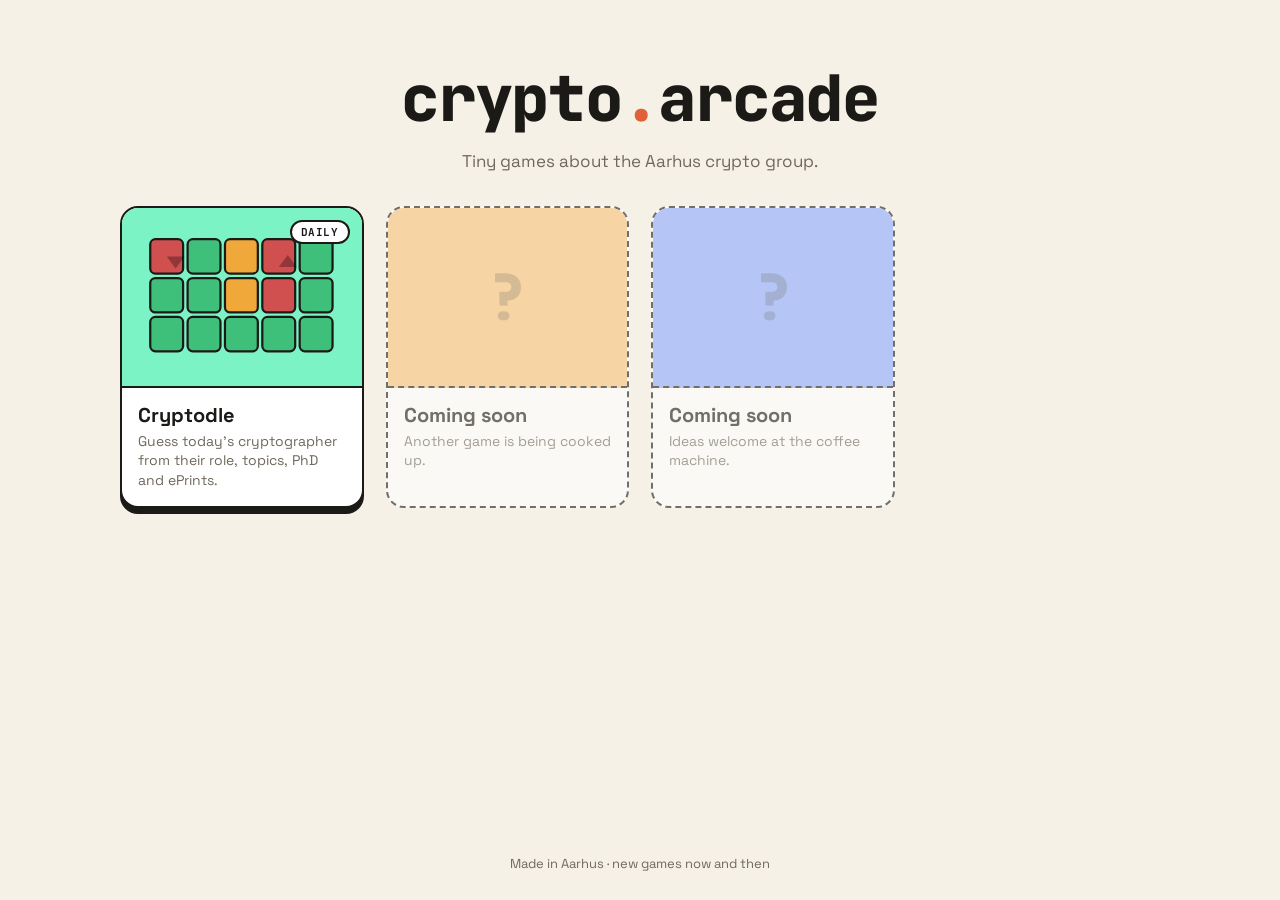
<file: index.html>
<!doctype html>
<html lang="en">
<head>
<meta charset="utf-8">
<meta name="viewport" content="width=device-width, initial-scale=1">
<title>Crypto Arcade</title>
<meta name="description" content="Small browser games about the Aarhus crypto group.">
<link rel="icon" href="data:image/svg+xml,<svg xmlns='http://www.w3.org/2000/svg' viewBox='0 0 100 100'><text y='.9em' font-size='90'>🕹️</text></svg>">
<link rel="preconnect" href="https://fonts.googleapis.com">
<link rel="preconnect" href="https://fonts.gstatic.com" crossorigin>
<link href="https://fonts.googleapis.com/css2?family=JetBrains+Mono:wght@700;800&family=Space+Grotesk:wght@400;500;600;700&display=swap" rel="stylesheet">
<style>
  :root {
    --bg: #f6f1e7;
    --ink: #1c1a17;
    --muted: #6f685d;
    --card-radius: 18px;
  }
  * { box-sizing: border-box; }
  html, body { margin: 0; }
  body {
    background: var(--bg);
    color: var(--ink);
    font-family: "Space Grotesk", system-ui, sans-serif;
    min-height: 100vh;
    display: flex; flex-direction: column; align-items: center;
    padding: 0 16px;
  }
  header { text-align: center; padding: 56px 0 34px; }
  h1 {
    margin: 0; font-family: "JetBrains Mono", monospace; font-weight: 800;
    font-size: clamp(38px, 9vw, 64px); letter-spacing: -.02em;
  }
  h1 span { color: #e0603a; }
  .sub { margin: 10px 0 0; color: var(--muted); font-size: 17px; }

  .grid {
    width: 100%; max-width: 1040px;
    display: grid; gap: 22px;
    grid-template-columns: repeat(auto-fill, minmax(230px, 1fr));
  }
  .card {
    position: relative; display: flex; flex-direction: column;
    border-radius: var(--card-radius); overflow: hidden; text-decoration: none; color: inherit;
    background: #fff; border: 2px solid var(--ink);
    box-shadow: 0 6px 0 var(--ink);
    transition: transform .15s ease, box-shadow .15s ease;
  }
  a.card:hover { transform: translateY(-4px); box-shadow: 0 10px 0 var(--ink); }
  a.card:active { transform: translateY(3px); box-shadow: 0 3px 0 var(--ink); }
  .art {
    aspect-ratio: 4 / 3; display: grid; place-items: center;
    border-bottom: 2px solid var(--ink); overflow: hidden;
  }
  .art svg { width: 78%; height: auto; }
  .label { padding: 14px 16px 16px; }
  .label h2 { margin: 0 0 4px; font-size: 20px; font-weight: 700; }
  .label p { margin: 0; color: var(--muted); font-size: 14px; line-height: 1.4; }
  .badge {
    position: absolute; top: 12px; right: 12px; z-index: 1;
    font: 700 11px "JetBrains Mono", monospace; letter-spacing: .05em; text-transform: uppercase;
    background: #fff; border: 2px solid var(--ink); border-radius: 999px; padding: 3px 9px;
  }
  .card.soon { opacity: .6; border-style: dashed; box-shadow: none; }
  .card.soon .art { border-bottom-style: dashed; }
  .card.soon .q { font: 800 64px "JetBrains Mono", monospace; color: rgba(28,26,23,.25); }

  footer { margin-top: auto; padding: 48px 0 28px; color: var(--muted); font-size: 13px; text-align: center; }
</style>
</head>
<body>
<header>
  <h1>crypto<span>.</span>arcade</h1>
  <p class="sub">Tiny games about the Aarhus crypto group.</p>
</header>

<main class="grid" id="grid"></main>

<footer>Made in Aarhus · new games now and then</footer>

<script>
/* ---------------------------------------------------------------------------
   Liste des jeux. Pour en ajouter un : crée son dossier (ex. "monjeu/index.html")
   puis ajoute une entrée ici. Sans "href", la carte s'affiche en « Coming soon ».
--------------------------------------------------------------------------- */
const GAMES = [
  {
    title: "Cryptodle",
    text: "Guess today's cryptographer from their role, topics, PhD and ePrints.",
    href: "cryptodle/",
    color: "#7cf3c4",
    badge: "Daily",
    art: "cryptodle",
  },
  { title: "Coming soon", text: "Another game is being cooked up.", color: "#f6c177" },
  { title: "Coming soon", text: "Ideas welcome at the coffee machine.", color: "#8aa8ff" },
];

const ART = {
  // petite grille de cases façon Cryptodle
  cryptodle: (() => {
    const rows = [
      ["#d04f4f", "#3fc07a", "#f0a83a", "#d04f4f", "#3fc07a"],
      ["#3fc07a", "#3fc07a", "#f0a83a", "#d04f4f", "#3fc07a"],
      ["#3fc07a", "#3fc07a", "#3fc07a", "#3fc07a", "#3fc07a"],
    ];
    let s = '<svg viewBox="0 0 250 160" aria-hidden="true">';
    rows.forEach((r, y) => r.forEach((c, x) => {
      s += `<rect x="${x * 50 + 3}" y="${y * 52 + 3}" width="44" height="46" rx="7" fill="${c}" stroke="#1c1a17" stroke-width="3"/>`;
    }));
    s += '<path d="M175 40 l12 -16 l12 16 z" fill="rgba(0,0,0,.3)"/>';
    s += '<path d="M25 30 l12 16 l12 -16 z" fill="rgba(0,0,0,.3)" transform="translate(0,-4)"/>';
    return s + "</svg>";
  })(),
};

const grid = document.getElementById("grid");
for (const g of GAMES) {
  const card = document.createElement(g.href ? "a" : "div");
  card.className = "card" + (g.href ? "" : " soon");
  if (g.href) card.href = g.href;
  card.innerHTML = `
    ${g.badge ? `<span class="badge">${g.badge}</span>` : ""}
    <div class="art" style="background:${g.color}">${g.art && ART[g.art] ? ART[g.art] : '<span class="q">?</span>'}</div>
    <div class="label"><h2>${g.title}</h2><p>${g.text}</p></div>`;
  grid.append(card);
}
</script>
</body>
</html>
</file>
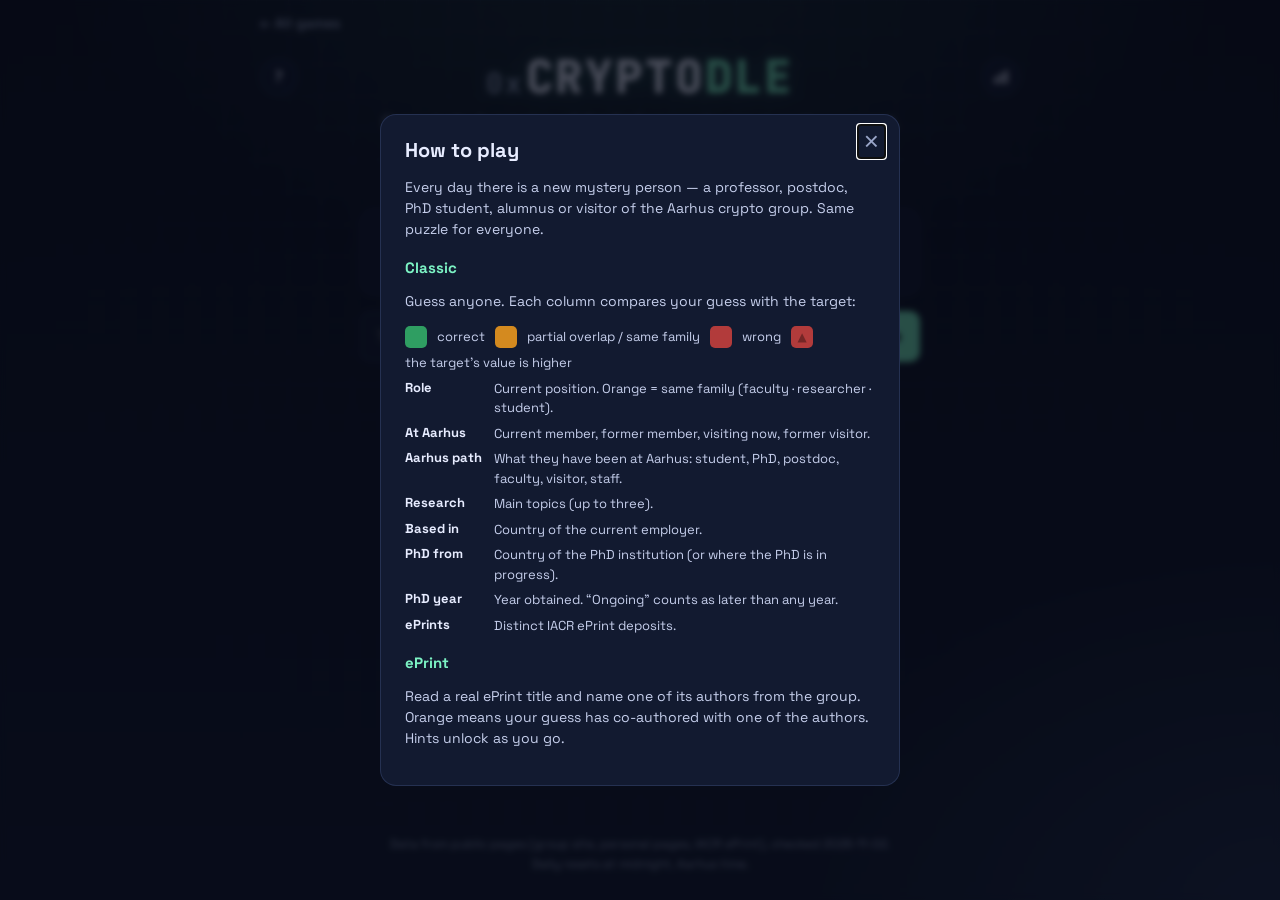
<file: cryptodle/index.html>
<!doctype html>
<html lang="en">
<head>
<meta charset="utf-8">
<meta name="viewport" content="width=device-width, initial-scale=1">
<title>Cryptodle</title>
<meta name="description" content="Guess the Aarhus cryptographer of the day.">
<link rel="icon" href="data:image/svg+xml,<svg xmlns='http://www.w3.org/2000/svg' viewBox='0 0 100 100'><text y='.9em' font-size='90'>🔐</text></svg>">
<link rel="preconnect" href="https://fonts.googleapis.com">
<link rel="preconnect" href="https://fonts.gstatic.com" crossorigin>
<link href="https://fonts.googleapis.com/css2?family=JetBrains+Mono:wght@500;700;800&family=Space+Grotesk:wght@400;500;600;700&display=swap" rel="stylesheet">
<link rel="stylesheet" href="style.css">
</head>
<body>
<div class="bg" aria-hidden="true"></div>

<a class="back" href="../">← All games</a>
<header class="top">
  <button class="icon-btn" id="btn-help" aria-label="How to play" title="How to play">?</button>
  <a class="logo" href="./">
    <span class="logo-key">0x</span>CRYPTO<span class="logo-dle">DLE</span>
  </a>
  <button class="icon-btn" id="btn-stats" aria-label="Statistics" title="Statistics">
    <svg viewBox="0 0 24 24" width="18" height="18" fill="currentColor"><rect x="3" y="12" width="4" height="9" rx="1"/><rect x="10" y="7" width="4" height="14" rx="1"/><rect x="17" y="3" width="4" height="18" rx="1"/></svg>
  </button>
</header>
<p class="tagline">Guess today's member of the Aarhus crypto group, past or present.</p>

<nav class="modes" role="tablist">
  <button class="mode active" data-mode="classic" role="tab">
    <span class="mode-ico">◆</span><span>Classic</span><span class="mode-done" hidden>✓</span>
  </button>
  <button class="mode" data-mode="paper" role="tab">
    <span class="mode-ico">✎</span><span>ePrint</span><span class="mode-done" hidden>✓</span>
  </button>
</nav>

<main id="game">
  <section class="panel intro" id="intro"></section>

  <div class="guess-bar" id="guess-bar">
    <div class="search">
      <input id="guess-input" type="text" autocomplete="off" spellcheck="false" placeholder="Type a name…" aria-label="Type a name">
      <ul id="suggestions" role="listbox" hidden></ul>
    </div>
    <button id="guess-btn" class="go" aria-label="Guess">➜</button>
  </div>
  <p class="counter" id="counter"></p>

  <div class="hints" id="hints"></div>

  <section class="board-wrap" id="board-wrap">
    <div class="board" id="board"></div>
  </section>

  <section class="panel win" id="win" hidden></section>

  <p class="yesterday" id="yesterday"></p>

  <div class="practice-row">
    <label class="switch"><input type="checkbox" id="practice"><span></span> Unlimited mode</label>
    <button class="link-btn" id="new-practice" hidden>New random target ↻</button>
  </div>
</main>

<footer>
  <span>Data from public pages (group site, personal pages, IACR ePrint), checked <span id="data-date"></span>.</span>
  <span>Daily resets at midnight, Aarhus time.</span>
</footer>

<dialog id="dlg-help" class="dlg">
  <form method="dialog"><button class="x" aria-label="Close">×</button></form>
  <h2>How to play</h2>
  <p>Every day there is a new mystery person — a professor, postdoc, PhD student, alumnus or visitor of the Aarhus crypto group. Same puzzle for everyone.</p>
  <h3>Classic</h3>
  <p>Guess anyone. Each column compares your guess with the target:</p>
  <div class="legend">
    <span class="sw ok"></span> correct
    <span class="sw part"></span> partial overlap / same family
    <span class="sw ko"></span> wrong
    <span class="sw ko arrow">▲</span> the target's value is higher
  </div>
  <dl class="cols">
    <dt>Role</dt><dd>Current position. Orange = same family (faculty · researcher · student).</dd>
    <dt>At Aarhus</dt><dd>Current member, former member, visiting now, former visitor.</dd>
    <dt>Aarhus path</dt><dd>What they have been at Aarhus: student, PhD, postdoc, faculty, visitor, staff.</dd>
    <dt>Research</dt><dd>Main topics (up to three).</dd>
    <dt>Based in</dt><dd>Country of the current employer.</dd>
    <dt>PhD from</dt><dd>Country of the PhD institution (or where the PhD is in progress).</dd>
    <dt>PhD year</dt><dd>Year obtained. “Ongoing” counts as later than any year.</dd>
    <dt>ePrints</dt><dd>Distinct IACR ePrint deposits.</dd>
  </dl>
  <h3>ePrint</h3>
  <p>Read a real ePrint title and name one of its authors from the group. Orange means your guess has co-authored with one of the authors. Hints unlock as you go.</p>
</dialog>

<dialog id="dlg-stats" class="dlg">
  <form method="dialog"><button class="x" aria-label="Close">×</button></form>
  <h2>Statistics · <span id="stats-mode"></span></h2>
  <div class="stat-grid" id="stat-grid"></div>
  <h3>Guess distribution</h3>
  <div class="dist" id="dist"></div>
  <p class="small">Stored in this browser only.</p>
</dialog>

<div class="toast" id="toast" role="status"></div>

<script src="data.js"></script>
<script src="app.js"></script>
</body>
</html>
</file>
<file: cryptodle/style.css>
:root {
  --ink: #0b1020;
  --ink-2: #121a30;
  --panel: rgba(20, 28, 52, .82);
  --line: rgba(140, 170, 255, .16);
  --text: #e7ecff;
  --muted: #9aa6c8;
  --accent: #7cf3c4;
  --accent-2: #8aa8ff;
  --ok: #2f9e62;
  --ok-hi: #3fc07a;
  --part: #d48a1f;
  --part-hi: #f0a83a;
  --ko: #b23b3b;
  --ko-hi: #d04f4f;
  --cell: 84px;
  --radius: 10px;
}
* { box-sizing: border-box; }
[hidden] { display: none !important; }
html, body { margin: 0; }
body {
  background: var(--ink);
  color: var(--text);
  font-family: "Space Grotesk", system-ui, sans-serif;
  min-height: 100vh;
  display: flex; flex-direction: column; align-items: center;
  padding: 0 16px;
  overflow-x: hidden;
}
.bg {
  position: fixed; inset: 0; z-index: -1;
  background:
    radial-gradient(1000px 600px at 50% -10%, rgba(124, 243, 196, .12), transparent 60%),
    radial-gradient(800px 600px at 100% 100%, rgba(138, 168, 255, .12), transparent 60%),
    linear-gradient(var(--ink), var(--ink-2));
}
.bg::after {
  content: ""; position: absolute; inset: 0;
  background-image:
    linear-gradient(rgba(140,170,255,.05) 1px, transparent 1px),
    linear-gradient(90deg, rgba(140,170,255,.05) 1px, transparent 1px);
  background-size: 32px 32px;
  mask-image: radial-gradient(ellipse at 50% 0%, #000 30%, transparent 75%);
}

/* header */
.top { width: 100%; max-width: 760px; display: flex; align-items: center; justify-content: space-between; padding: 22px 0 4px; }
.logo {
  font-family: "JetBrains Mono", monospace; font-weight: 800; letter-spacing: .04em;
  font-size: clamp(30px, 7vw, 46px); color: var(--text); text-decoration: none;
  text-shadow: 0 0 24px rgba(124,243,196,.25);
}
.logo-key { color: var(--muted); font-weight: 500; font-size: .6em; margin-right: 2px; }
.logo-dle { color: var(--accent); }
.icon-btn {
  width: 38px; height: 38px; border-radius: 50%; border: 1px solid var(--line);
  background: var(--panel); color: var(--text); font: 700 16px "JetBrains Mono", monospace;
  cursor: pointer; display: grid; place-items: center;
}
.icon-btn:hover { border-color: var(--accent); color: var(--accent); }
.tagline { color: var(--muted); margin: 0 0 18px; text-align: center; }

/* modes */
.modes { display: flex; gap: 10px; margin-bottom: 18px; }
.mode {
  display: flex; align-items: center; gap: 8px;
  padding: 10px 18px; border-radius: 999px; border: 1px solid var(--line);
  background: var(--panel); color: var(--muted); font: 600 15px "Space Grotesk", sans-serif; cursor: pointer;
}
.mode.active { color: var(--ink); background: var(--accent); border-color: var(--accent); }
.mode-ico { font-size: 13px; }
.mode-done { font-size: 12px; background: var(--ok); color: #fff; border-radius: 50%; width: 18px; height: 18px; display: grid; place-items: center; }

main { width: 100%; max-width: 900px; display: flex; flex-direction: column; align-items: center; }

.panel {
  width: 100%; max-width: 560px; background: var(--panel); border: 1px solid var(--line);
  border-radius: 14px; padding: 18px 20px; text-align: center; backdrop-filter: blur(6px);
}
.intro h2 { margin: 0 0 4px; font-size: 18px; }
.intro p { margin: 0; color: var(--muted); }
.intro .paper-title {
  margin: 14px 0 4px; font-size: 19px; line-height: 1.35; color: var(--text); font-weight: 600;
  font-family: "Space Grotesk", sans-serif;
}
.paper-title::before, .paper-title::after { content: "“"; color: var(--accent); font-size: 1.3em; }
.paper-title::after { content: "”"; }

/* guess bar */
.guess-bar { display: flex; gap: 8px; width: 100%; max-width: 560px; margin-top: 16px; }
.search { position: relative; flex: 1; }
#guess-input {
  width: 100%; padding: 14px 16px; font: 500 16px "Space Grotesk", sans-serif; color: var(--text);
  background: var(--ink-2); border: 1px solid var(--line); border-radius: var(--radius); outline: none;
}
#guess-input:focus { border-color: var(--accent); box-shadow: 0 0 0 3px rgba(124,243,196,.15); }
.go {
  width: 54px; border-radius: var(--radius); border: 0; background: var(--accent); color: var(--ink);
  font-size: 20px; font-weight: 800; cursor: pointer;
}
.go:disabled { opacity: .4; cursor: default; }
#suggestions {
  position: absolute; z-index: 20; left: 0; right: 0; top: calc(100% + 4px); margin: 0; padding: 4px;
  list-style: none; max-height: 300px; overflow-y: auto;
  background: #141c33; border: 1px solid var(--line); border-radius: var(--radius); box-shadow: 0 12px 30px rgba(0,0,0,.45);
}
#suggestions li { display: flex; align-items: center; gap: 10px; padding: 7px 8px; border-radius: 8px; cursor: pointer; }
#suggestions li.sel, #suggestions li:hover { background: rgba(124,243,196,.12); }
#suggestions .alias { color: var(--muted); font-size: 12px; }
.counter { color: var(--muted); font-size: 13px; margin: 8px 0 0; min-height: 1em; }

/* avatar */
.avatar {
  width: 40px; height: 40px; border-radius: 8px; flex: none; display: grid; place-items: center;
  font: 700 14px "JetBrains Mono", monospace; color: #0b1020; overflow: hidden;
}
.avatar img { width: 100%; height: 100%; object-fit: cover; }
.cell .avatar { width: 54px; height: 54px; font-size: 18px; }

/* hints */
.hints { display: flex; flex-wrap: wrap; gap: 8px; justify-content: center; margin: 14px 0 0; max-width: 640px; }
.hint {
  border: 1px dashed var(--line); border-radius: 10px; padding: 8px 12px; color: var(--muted); font-size: 13px; background: rgba(11,16,32,.5);
}
.hint.open { border-style: solid; color: var(--text); border-color: rgba(124,243,196,.35); }
.hint b { color: var(--accent); font-weight: 600; margin-right: 4px; }

/* board */
.board-wrap { width: 100%; overflow-x: auto; margin-top: 18px; padding-bottom: 8px; }
.board { display: grid; gap: 6px; width: max-content; margin: 0 auto; }
.board .row { display: flex; gap: 6px; }
.board .head .cell {
  height: auto; min-height: 0; background: none; border: 0; border-bottom: 2px solid var(--muted);
  color: var(--muted); font-size: 12px; font-weight: 600; text-transform: uppercase; letter-spacing: .06em; padding: 4px 2px 6px;
}
.cell {
  width: var(--cell); min-height: var(--cell); border-radius: 8px; padding: 4px;
  display: flex; align-items: center; justify-content: center; flex-direction: column; text-align: center;
  font-size: 12.5px; font-weight: 600; line-height: 1.15; position: relative; overflow: hidden;
  border: 1px solid rgba(255,255,255,.12); color: #fff; text-shadow: 0 1px 2px rgba(0,0,0,.35);
  word-break: break-word; hyphens: auto;
}
.cell.name { background: var(--ink-2); gap: 4px; font-size: 11px; color: var(--text); }
.cell.ok { background: linear-gradient(160deg, var(--ok-hi), var(--ok)); }
.cell.part { background: linear-gradient(160deg, var(--part-hi), var(--part)); }
.cell.ko { background: linear-gradient(160deg, var(--ko-hi), var(--ko)); }
.cell .arrow-bg {
  position: absolute; inset: 0; display: grid; place-items: center; font-size: 64px; color: rgba(0,0,0,.22); z-index: 0; line-height: 1;
}
.cell > span { position: relative; z-index: 1; }
.cell .multi { display: block; }
.cell.flip { animation: flip .5s ease both; }
@keyframes flip {
  0% { transform: rotateX(90deg); opacity: 0; }
  100% { transform: rotateX(0); opacity: 1; }
}
.paper-row .cell.wide { width: 220px; }

/* win */
.win { margin-top: 18px; border-color: rgba(124,243,196,.5); box-shadow: 0 0 40px rgba(124,243,196,.12); }
.win h2 { margin: 6px 0 2px; font-size: 22px; }
.win .who { display: flex; align-items: center; gap: 14px; justify-content: center; margin: 10px 0; text-align: left; }
.win .who .avatar { width: 64px; height: 64px; font-size: 22px; }
.win .pos { color: var(--muted); font-size: 14px; }
.win .actions { display: flex; gap: 10px; justify-content: center; flex-wrap: wrap; margin-top: 12px; }
.btn {
  padding: 10px 16px; border-radius: 999px; border: 1px solid var(--accent); background: var(--accent); color: var(--ink);
  font: 700 14px "Space Grotesk", sans-serif; cursor: pointer; text-decoration: none;
}
.btn.ghost { background: transparent; color: var(--accent); }
.countdown { font-family: "JetBrains Mono", monospace; font-size: 22px; color: var(--accent); margin: 4px 0 0; }
.small { color: var(--muted); font-size: 12px; }

.yesterday { color: var(--muted); font-size: 14px; margin: 22px 0 6px; text-align: center; }
.yesterday b { color: var(--text); }

.practice-row { display: flex; align-items: center; gap: 16px; margin: 8px 0 24px; flex-wrap: wrap; justify-content: center; }
.switch { display: flex; align-items: center; gap: 8px; color: var(--muted); font-size: 14px; cursor: pointer; }
.switch input { display: none; }
.switch span { width: 36px; height: 20px; border-radius: 999px; background: #2a3555; position: relative; transition: .2s; }
.switch span::after { content: ""; position: absolute; top: 2px; left: 2px; width: 16px; height: 16px; border-radius: 50%; background: #fff; transition: .2s; }
.switch input:checked + span { background: var(--accent-2); }
.switch input:checked + span::after { left: 18px; }
.link-btn { background: none; border: 0; color: var(--accent-2); cursor: pointer; font: 600 14px "Space Grotesk", sans-serif; }
.practice-badge { display: inline-block; font-size: 11px; padding: 2px 8px; border-radius: 999px; background: var(--accent-2); color: var(--ink); font-weight: 700; margin-bottom: 6px; }

footer { color: var(--muted); font-size: 12px; text-align: center; padding: 16px 0 28px; display: flex; flex-direction: column; gap: 4px; margin-top: auto; }

/* dialogs */
.dlg {
  max-width: 520px; width: calc(100% - 32px); background: #121a30; color: var(--text);
  border: 1px solid var(--line); border-radius: 16px; padding: 22px 24px;
}
.dlg::backdrop { background: rgba(5,8,18,.7); backdrop-filter: blur(3px); }
.dlg h2 { margin: 0 0 10px; font-size: 20px; }
.dlg h3 { margin: 18px 0 6px; font-size: 15px; color: var(--accent); }
.dlg p, .dlg dd { color: #c6cfec; font-size: 14px; line-height: 1.5; }
.dlg .x { position: absolute; top: 10px; right: 14px; background: none; border: 0; color: var(--muted); font-size: 26px; cursor: pointer; }
.cols { display: grid; grid-template-columns: auto 1fr; gap: 6px 12px; margin: 8px 0; }
.cols dt { font-weight: 700; font-size: 13px; }
.cols dd { margin: 0; font-size: 13px; }
.legend { display: flex; flex-wrap: wrap; align-items: center; gap: 6px 10px; font-size: 13px; color: #c6cfec; }
.sw { display: inline-grid; place-items: center; width: 22px; height: 22px; border-radius: 5px; font-size: 12px; color: rgba(0,0,0,.35); }
.sw.ok { background: var(--ok); } .sw.part { background: var(--part); } .sw.ko { background: var(--ko); }
.stat-grid { display: grid; grid-template-columns: repeat(4, 1fr); gap: 8px; text-align: center; }
.stat-grid div { background: var(--ink); border-radius: 10px; padding: 10px 4px; }
.stat-grid b { display: block; font: 700 24px "JetBrains Mono", monospace; }
.stat-grid span { font-size: 11px; color: var(--muted); }
.dist { display: grid; gap: 4px; }
.dist .bar { display: flex; align-items: center; gap: 8px; font-size: 12px; }
.dist .bar i { display: block; height: 18px; background: var(--accent-2); border-radius: 4px; min-width: 18px; text-align: right; padding-right: 6px; font-style: normal; color: var(--ink); font-weight: 700; line-height: 18px; }
.dist .bar .k { width: 34px; text-align: right; color: var(--muted); }

.toast {
  position: fixed; bottom: 24px; left: 50%; transform: translate(-50%, 20px); opacity: 0;
  background: var(--text); color: var(--ink); padding: 10px 16px; border-radius: 10px; font-weight: 600; transition: .25s; pointer-events: none; z-index: 50;
}
.toast.show { opacity: 1; transform: translate(-50%, 0); }

@media (max-width: 640px) {
  :root { --cell: 70px; }
  .cell { font-size: 11px; }
  .cell .avatar { width: 44px; height: 44px; font-size: 15px; }
  .paper-row .cell.wide { width: 170px; }
}

.back { width: 100%; max-width: 760px; margin: 14px 0 -8px; position: relative; z-index: 5; color: var(--muted); text-decoration: none; font-size: 14px; font-weight: 600; }
.back:hover { color: var(--accent); }
</file>
